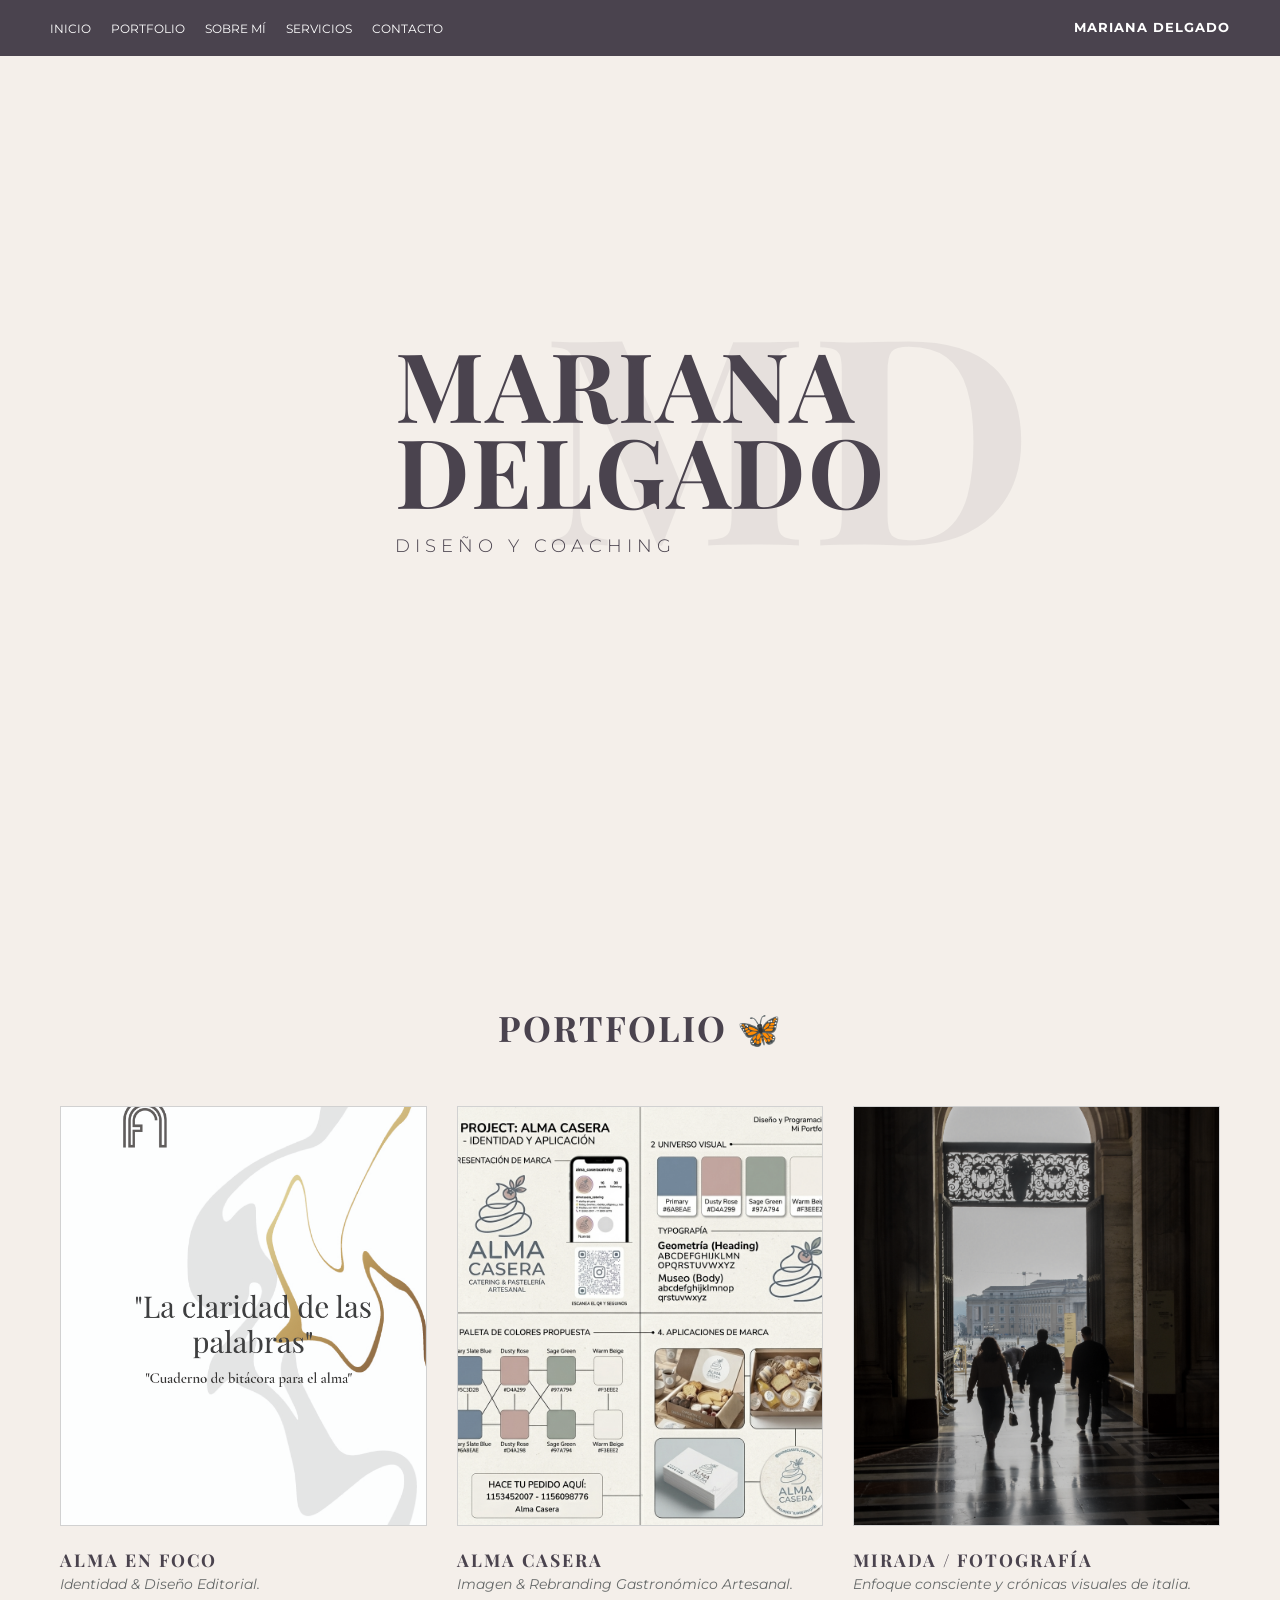
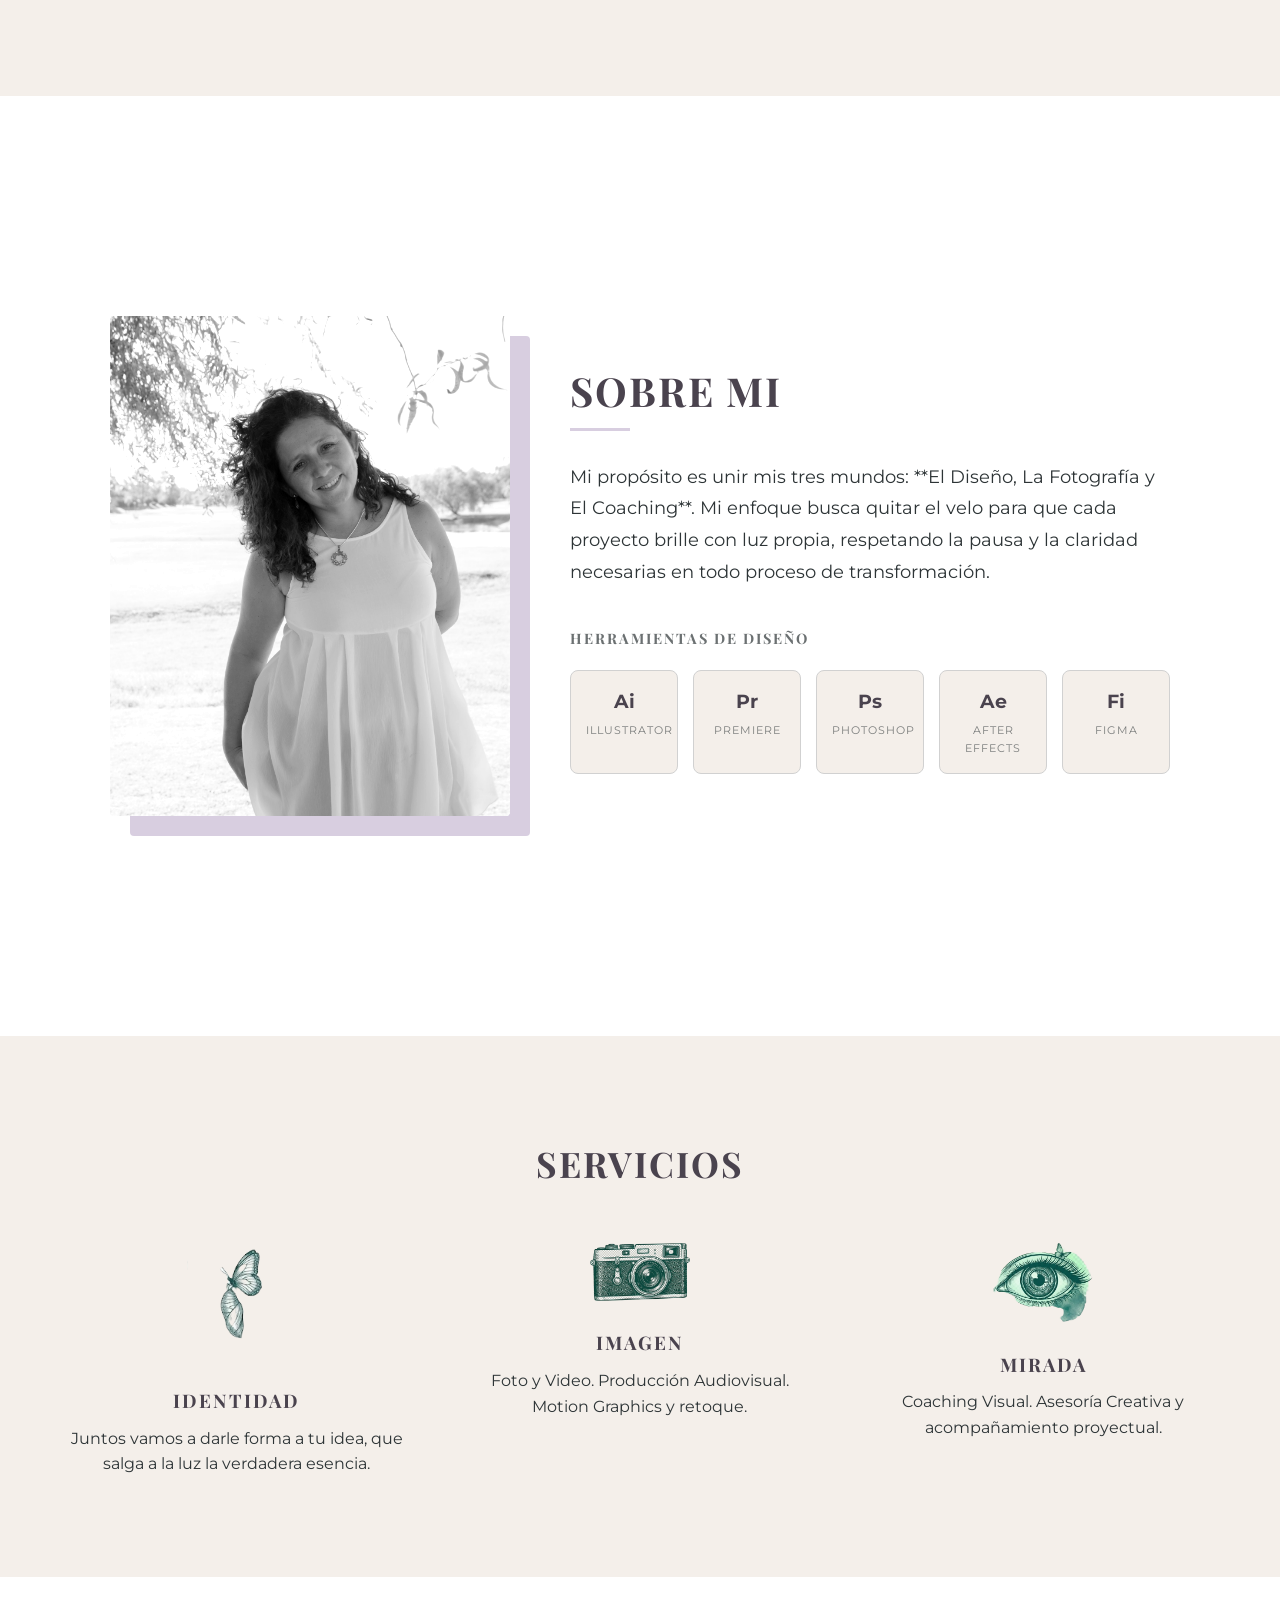
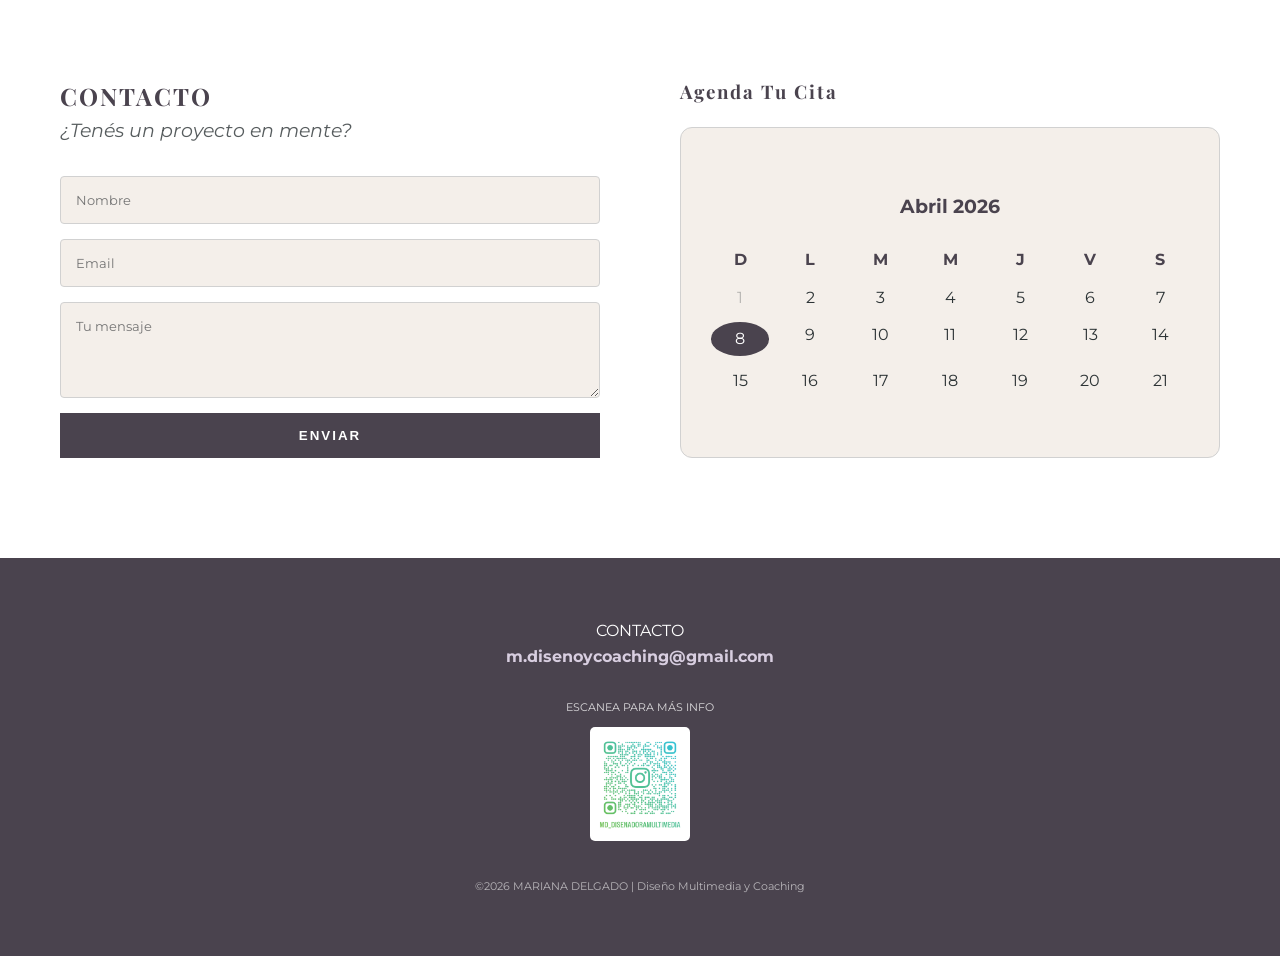
<file: index.html>
<!DOCTYPE html>
<html lang="es">
<head>
    <meta charset="UTF-8">
    <meta name="viewport" content="width=device-width, initial-scale=1.0">
    <title>Mariana Delgado | Diseño & Coaching</title>
    <link rel="stylesheet" href="style.css">
    <link href="https://fonts.googleapis.com/css2?family=Montserrat:wght@300;400;700&family=Playfair+Display:ital,wght@0,400;0,700;1,400&display=swap" rel="stylesheet">
</head>
<body>

    <header>
        <nav>
            <ul class="nav-links">
                <li><a href="#inicio">Inicio</a></li>
                <li><a href="#portfolio">Portfolio</a></li>
                <li><a href="#sobre-mi">Sobre Mí</a></li>
                <li><a href="#servicios">Servicios</a></li>
                <li><a href="#contacto">Contacto</a></li>
            </ul>
            <div class="brand-name">MARIANA DELGADO</div>
        </nav>
    </header>

    <main>
        <section id="inicio" class="hero">
            <div class="hero-container">
                <div class="hero-text">
                    <h1>MARIANA <br> DELGADO <span class="initials-outline">MD</span></h1>
                    <p class="subtitle">DISEÑO Y COACHING</p>
                </div>
            </div>
        </section>

        <section id="portfolio" class="portfolio">
            <div class="container">
                <h2 class="section-title">PORTFOLIO <span class="icon-butterfly">🦋</span></h2>
                <div class="portfolio-grid">
                    
                    <a href="alma-en-foco.html" class="portfolio-item">
                        <div class="img-container">
                            <img src="imagenes/TAPA DE LIBRO.jpg" alt="Libros Alma en Foco">
                        </div>
                        <div class="portfolio-text">
                            <h3>ALMA EN FOCO</h3>
                            <p>Identidad & Diseño Editorial.</p>
                        </div>
                    </a>

                    <a href="alma-casera.html" class="portfolio-item">
                        <div class="img-container">
                            <img src="imagenes/maqueta 2.png" alt="Rebranding Alma Casera">
                        </div>
                        <div class="portfolio-text">
                            <h3>ALMA CASERA</h3>
                            <p>Imagen & Rebranding Gastronómico Artesanal.</p>
                        </div>
                    </a>

                    <a href="fotografia.html" class="portfolio-item">
                        <div class="img-container">
                            <img src="imagenes-portfolio-galeria-fotografia/foto principal.jpg" alt="Colección de Fotos con historia">
                        </div>
                        <div class="portfolio-text">
                            <h3>MIRADA / FOTOGRAFÍA</h3>
                            <p>Enfoque consciente y crónicas visuales de italia.</p>
                        </div>
                    </a>

                </div>
            </div>
        </section>

        <section id="sobre-mi" class="about">
            <div class="container about-flex">
                <div class="about-image-wrapper">
                    <img src="imagenes/foto-personal.png" alt="Mariana Delgado" class="about-img-rect">
                    <div class="img-overlay-effect"></div>
                </div>
                
                <div class="about-content">
                    <div class="about-header">
                        <h2>SOBRE MI</h2>
                        <div class="about-line"></div>
                    </div>
                    
                    <p class="about-text">
                        Mi propósito es unir mis tres mundos: **El Diseño, La Fotografía y El Coaching**. 
                        Mi enfoque busca quitar el velo para que cada proyecto brille con luz propia, respetando la pausa y la claridad necesarias en todo proceso de transformación.
                    </p>
                    
                    <div class="tools-container">
                        <h3>Herramientas de Diseño</h3>
                        <div class="tools-grid">
                            <div class="tool-box"><span class="tool-tag">Ai</span><p>Illustrator</p></div>
                            <div class="tool-box"><span class="tool-tag">Pr</span><p>Premiere</p></div>
                            <div class="tool-box"><span class="tool-tag">Ps</span><p>Photoshop</p></div>
                            <div class="tool-box"><span class="tool-tag">Ae</span><p>After Effects</p></div>
                            <div class="tool-box"><span class="tool-tag">Fi</span><p>Figma</p></div>
                        </div>
                    </div>
                </div>
            </div>
        </section>

        <section id="servicios" class="services">
            <div class="container">
                <h2 class="section-title">SERVICIOS</h2>
                <div class="services-grid">
                    <div class="service-card">
                        <div class="service-icon-wrapper">
                            <img src="imagenes/identidad2.png" alt="Icono" class="service-png">
                        </div>
                        <h3>IDENTIDAD</h3>
                        <p>Juntos vamos a darle forma a tu idea, que salga a la luz la verdadera esencia.</p>
                    </div>
                    <div class="service-card">
                        <div class="service-icon-wrapper">
                            <img src="imagenes/camaravintage.png" alt="Icono" class="service-png">
                        </div>
                        <h3>IMAGEN</h3>
                        <p>Foto y Video. Producción Audiovisual. Motion Graphics y retoque.</p>
                    </div>
                    <div class="service-card">
                        <div class="service-icon-wrapper">
                            <img src="imagenes/mirada 1.png" alt="Icono" class="service-png">
                        </div>
                        <h3>MIRADA</h3>
                        <p>Coaching Visual. Asesoría Creativa y acompañamiento proyectual.</p>
                    </div>
                </div>
            </div>
        </section>

        <section id="contacto" class="contact-section">
            <div class="container contact-grid">
                <div class="contacto-bloque">
                    <div class="contacto-header">
                        <h2>CONTACTO</h2>
                        <p>¿Tenés un proyecto en mente?</p>
                    </div>
                    <form action="#" method="post" class="formulario-limpio" id="miFormulario">
                        <input type="text" name="nombre" placeholder="Nombre" required>
                        <input type="email" name="email" placeholder="Email" required>
                        <textarea name="mensaje" placeholder="Tu mensaje" rows="4" required></textarea>
                        <button type="submit" class="btn-enviar">ENVIAR</button>
                    </form>
                </div>

                <div class="calendar-container">
                    <h3>Agenda Tu Cita</h3>
                    <div class="calendar-box">
                        <div class="cal-header">Abril 2026</div>
                        <div class="cal-days">
                            <span class="day-name">D</span><span class="day-name">L</span><span class="day-name">M</span><span class="day-name">M</span><span class="day-name">J</span><span class="day-name">V</span><span class="day-name">S</span>
                            <span class="inactive">1</span><span>2</span><span>3</span><span>4</span><span>5</span><span>6</span><span>7</span>
                            <span class="active">8</span><span>9</span><span>10</span><span>11</span><span>12</span><span>13</span><span>14</span>
                            <span>15</span><span>16</span><span>17</span><span>18</span><span>19</span><span>20</span><span>21</span>
                        </div>
                    </div>
                </div>
            </div>
        </section>
    </main>

    <footer>
        <div class="footer-content">
            <p>CONTACTO</p>
            <p class="email-footer">m.disenoycoaching@gmail.com</p>
            
            <div class="qr-container">
                <p style="font-size: 0.7rem; margin-bottom: 10px; opacity: 0.8;">ESCANEA PARA MÁS INFO</p>
                <img src="imagenes/md_disenadoramultimedia_qr.png" alt="QR" class="qr-code">
            </div>

            <p class="copy">©2026 MARIANA DELGADO | Diseño Multimedia y Coaching</p>
        </div>
    </footer>

    <script>
        document.getElementById('miFormulario').addEventListener('submit', function(e) {
            e.preventDefault();
            alert('¡Enviaste la información con éxito! En breve nos contactaremos.');
            this.reset();
        });
    </script>
</body>
</html>
</file>
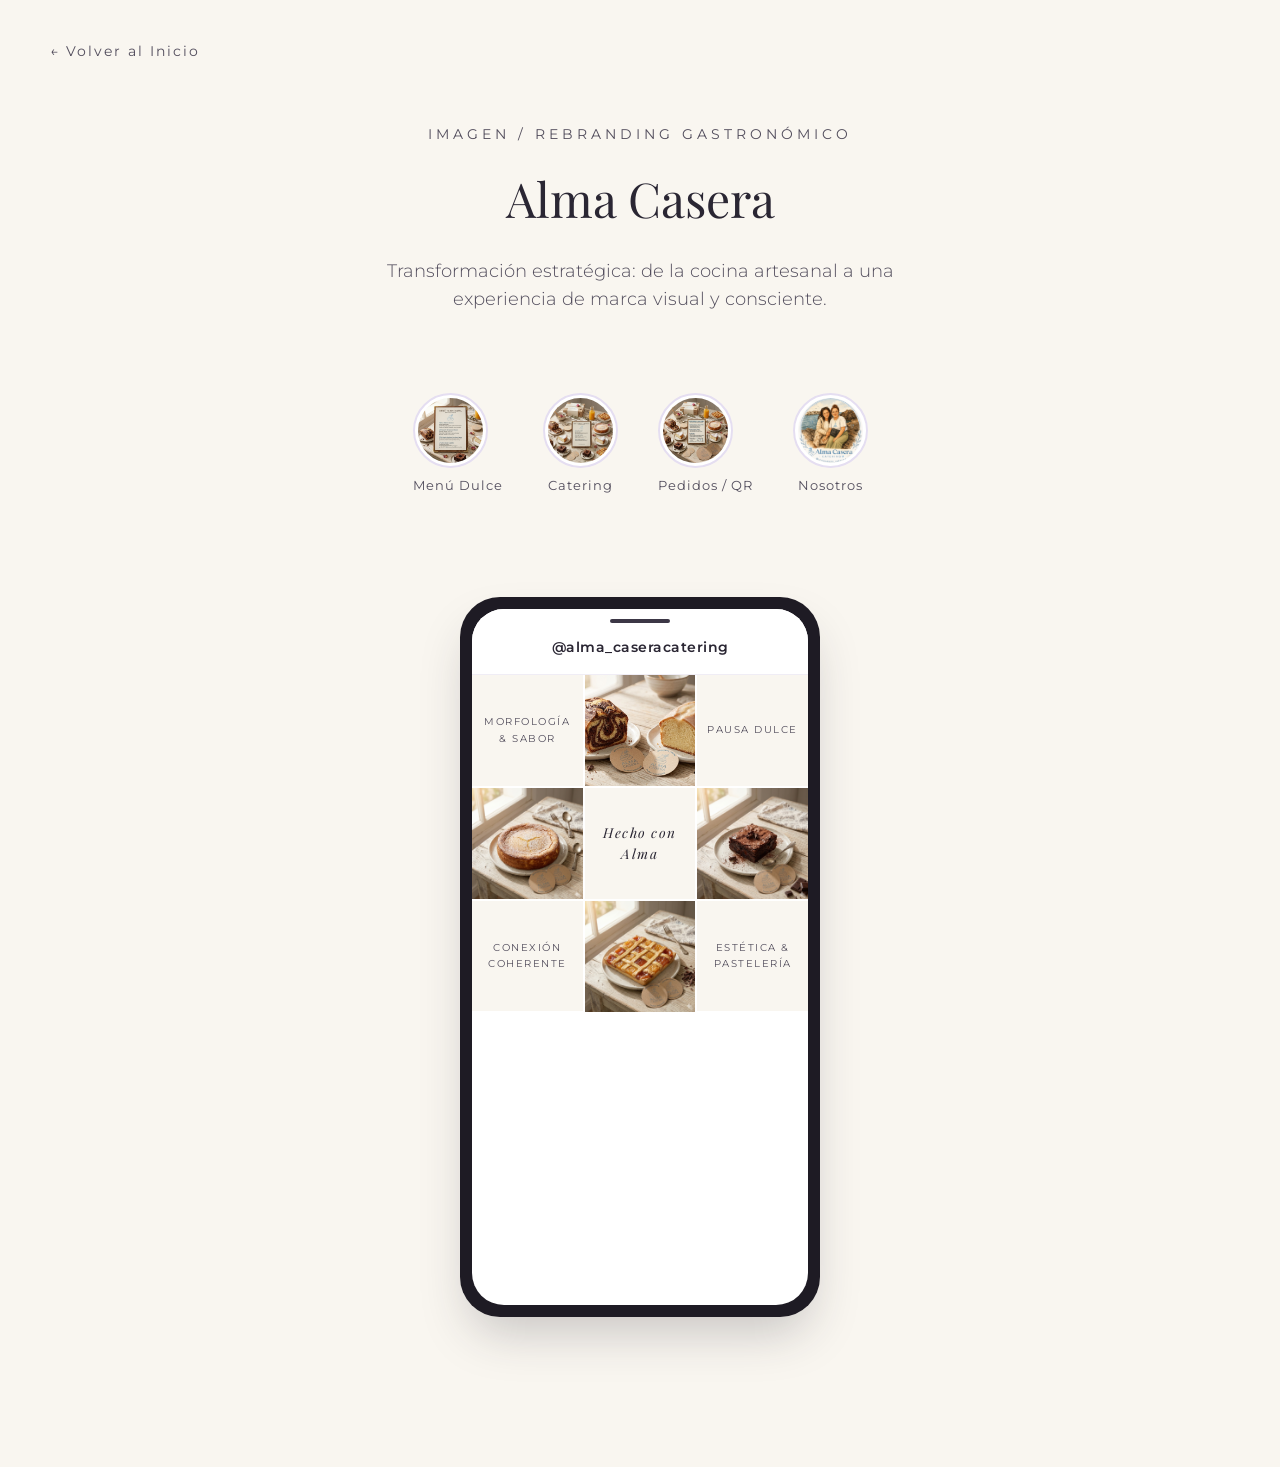
<file: alma-casera.html>
<!DOCTYPE html>
<html lang="es">
<head>
    <meta charset="UTF-8">
    <meta name="viewport" content="width=device-width, initial-scale=1.0">
    <title>Alma Casera - Rebranding Gastronómico</title>
    <link rel="stylesheet" href="style-gastronomia.css">
    <link href="https://fonts.googleapis.com/css2?family=Montserrat:wght@300;400;600&family=Playfair+Display:ital,wght@0,400;1,400&display=swap" rel="stylesheet">
</head>
<body>

    <a href="index.html" class="btn-back">← Volver al Inicio</a>

    <main class="case-study-container">
        
        <header class="project-header">
            <span class="project-category">Imagen / Rebranding Gastronómico</span>
            <h1>Alma Casera</h1>
            <p class="project-subtitle">Transformación estratégica: de la cocina artesanal a una experiencia de marca visual y consciente.</p>
        </header>

        <section class="instagram-stories">
            <div class="story-item">
                <div class="story-circle"><img src="imagenes-portfolio-alma-casera/menu.png" alt="Menú"></div>
                <p>Menú Dulce</p>
            </div>
            <div class="story-item">
                <div class="story-circle"><img src="imagenes-portfolio-alma-casera/catering.png" alt="Catering"></div>
                <p>Catering</p>
            </div>
            <div class="story-item">
                <div class="story-circle"><img src="imagenes-portfolio-alma-casera/pedidos.png" alt="Pedidos"></div>
                <p>Pedidos / QR</p>
            </div>
            <div class="story-item">
                <div class="story-circle"><img src="imagenes-portfolio-alma-casera/nosotras.png" alt="Nosotros"></div>
                <p>Nosotros</p>
            </div>
        </section>

        <section class="phone-mockup-section">
            <div class="smartphone">
                <div class="phone-screen">
                    
                    <div class="insta-app-header">
                        <span class="insta-username">@alma_caseracatering</span>
                    </div>

                    <div class="instagram-grid">
                        <div class="feed-post text-post"><p>Morfología & Sabor</p></div>
                        <div class="feed-post"><img src="imagenes-portfolio-alma-casera/budines.png" alt="Budín Artesanal"></div>
                        <div class="feed-post text-post"><p>Pausa Dulce</p></div>

                        <div class="feed-post"><img src="imagenes-portfolio-alma-casera/torta de ricota.png" alt="Tarta de Ricota"></div>
                        <div class="feed-post text-post italic-style"><p>Hecho con Alma</p></div>
                        <div class="feed-post"><img src="imagenes-portfolio-alma-casera/brownie.png" alt="Brownie Intenso"></div>

                        <div class="feed-post text-post"><p>Conexión Coherente</p></div>
                        <div class="feed-post"><img src="imagenes-portfolio-alma-casera/pastafrola.png" alt="Pastafrola Artesanal"></div>
                        <div class="feed-post text-post"><p>Estética & Pastelería</p></div>
                    </div>

                </div>
            </div>
        </section>

    </main>

</body>
</html>
</file>
<file: style.css>
/* --- VARIABLES Y RESET (NUEVA PALETA MINIMALISTA) --- */
:root {
    --lavanda-desaturado: #D8CEE0;    /* Tono seda del Figma */
    --gris-lavanda-oscuro: #4A434E;  /* Reemplaza al verde principal para textos/headers legibles */
    --champan-arena: #F4EFEA;        /* Fondo sutil y orgánico de la página */
    --blanco-puro: #FFFFFF;
    --texto: #2D3436;
    --gris-borde: #D1D1D1;
    --transition: all 0.4s cubic-bezier(0.25, 0.46, 0.45, 0.94);
}

* {
    margin: 0;
    padding: 0;
    box-sizing: border-box;
}

html { scroll-behavior: smooth; }

body {
    font-family: 'Montserrat', sans-serif;
    color: var(--texto);
    background-color: var(--champan-arena);
    line-height: 1.6;
    overflow-x: hidden;
}

/* --- TIPOGRAFÍAS --- */
h1, h2, h3 {
    font-family: 'Playfair Display', serif;
    letter-spacing: 2px;
}

.container {
    max-width: 1200px;
    margin: 0 auto;
    padding: 100px 20px; /* Brinda respiración y aire entre tus bloques visuales */
}

/* --- HEADER --- */
header {
    background: var(--gris-lavanda-oscuro);
    padding: 15px 50px;
    position: fixed;
    width: 100%;
    top: 0;
    z-index: 1000;
}

nav {
    display: flex;
    justify-content: space-between;
    align-items: center;
}

.nav-links {
    display: flex;
    list-style: none;
    gap: 20px;
}

.nav-links a {
    color: white;
    text-decoration: none;
    font-size: 0.75rem;
    text-transform: uppercase;
    transition: opacity 0.3s;
}

.nav-links a:hover { opacity: 0.7; }

.brand-name {
    color: white;
    font-size: 0.8rem;
    font-weight: bold;
    letter-spacing: 1px;
}

/* --- HERO SECTION --- */
.hero {
    height: 100vh;
    display: flex;
    align-items: center;
    position: relative;
}

.hero-container {
    width: 100%;
    display: flex;
    justify-content: center;
}

.hero-text {
    position: relative;
    text-align: left;
}

.hero-text h1 {
    font-size: 6rem;
    color: var(--gris-lavanda-oscuro);
    line-height: 0.9;
    z-index: 2;
    position: relative;
}

.initials-outline {
    font-size: 18rem;
    color: var(--gris-lavanda-oscuro);
    position: absolute;
    right: -150px;
    top: 50%;
    transform: translateY(-50%);
    pointer-events: none;
    opacity: 0.08; /* Marca de agua sutil */
    font-weight: bold;
    font-family: 'Playfair Display', serif;
}

.subtitle {
    font-size: 1.1rem;
    margin-top: 20px;
    color: var(--gris-lavanda-oscuro);
    font-weight: 300;
    letter-spacing: 5px;
}

/* --- PORTFOLIO --- */
.section-title {
    text-align: center;
    font-size: 2.2rem;
    color: var(--gris-lavanda-oscuro);
    margin-bottom: 50px;
}

.portfolio-grid {
    display: grid;
    grid-template-columns: repeat(3, 1fr);
    gap: 30px;
}

.portfolio-item {
    text-decoration: none;
    color: inherit;
    display: block;
}

.img-container {
    border: 1px solid var(--gris-borde);
    height: 420px;
    overflow: hidden;
    margin-bottom: 20px;
    background: #eee;
}

.img-container img {
    width: 100%;
    height: 100%;
    object-fit: cover;
    filter: grayscale(40%);
    transition: transform 0.8s ease, filter 0.8s ease;
}

.portfolio-item:hover .img-container img {
    transform: scale(1.05);
    filter: grayscale(0%);
}

.portfolio-text h3 { font-size: 1.1rem; color: var(--gris-lavanda-oscuro); }
.portfolio-text p { font-size: 0.85rem; font-style: italic; opacity: 0.7; }

/* --- SOBRE MI --- */
.about {
    background: var(--blanco-puro);
    padding: 120px 0;
}

.about-flex {
    display: flex;
    gap: 60px;
    align-items: center;
    justify-content: center;
}

.about-image-wrapper {
    position: relative;
    flex: 0 0 400px;
    height: 500px;
    overflow: hidden;
    border-radius: 4px;
    box-shadow: 20px 20px 0px var(--lavanda-desaturado); /* Sombra con el acento lavanda */
    transition: var(--transition);
}

.about-img-rect {
    width: 100%;
    height: 100%;
    object-fit: cover;
    filter: grayscale(100%) contrast(1.1);
    transition: all 0.6s ease;
}

.about-image-wrapper:hover .about-img-rect {
    filter: grayscale(0%) contrast(1);
    transform: scale(1.05);
}

.about-content {
    flex: 1;
    max-width: 600px;
}

.about-header h2 {
    font-size: 2.5rem;
    color: var(--gris-lavanda-oscuro);
    margin-bottom: 5px;
}

.about-line {
    width: 60px;
    height: 3px;
    background: var(--lavanda-desaturado);
    margin-bottom: 30px;
}

.about-text {
    font-size: 1.1rem;
    line-height: 1.8;
    margin-bottom: 40px;
    color: var(--texto);
}

/* Herramientas e Interactividad */
.tools-container h3 {
    font-size: 0.9rem;
    text-transform: uppercase;
    letter-spacing: 2px;
    margin-bottom: 20px;
    opacity: 0.7;
}

.tools-grid {
    display: grid;
    grid-template-columns: repeat(auto-fill, minmax(100px, 1fr));
    gap: 15px;
}

.tool-box {
    background: var(--champan-arena);
    padding: 15px;
    text-align: center;
    border: 1px solid var(--gris-borde);
    border-radius: 8px;
    transition: all 0.3s ease;
}

.tool-tag {
    display: block;
    font-weight: bold;
    font-size: 1.2rem;
    color: var(--gris-lavanda-oscuro);
    margin-bottom: 5px;
}

.tool-box p {
    font-size: 0.7rem;
    text-transform: uppercase;
    letter-spacing: 1px;
    opacity: 0.6;
}

.tool-box:hover {
    background: var(--gris-lavanda-oscuro);
    border-color: var(--gris-lavanda-oscuro);
    transform: translateY(-5px);
}

.tool-box:hover .tool-tag, 
.tool-box:hover p {
    color: white;
    opacity: 1;
}

/* --- SERVICIOS --- */
.services {
    background-color: var(--champan-arena);
}
.services-grid { display: grid; grid-template-columns: repeat(3, 1fr); gap: 50px; text-align: center; }
.service-png { width: 100px; margin-bottom: 20px; transition: transform 0.3s; }
.service-card:hover .service-png { transform: scale(1.1); }
.service-card h3 { color: var(--gris-lavanda-oscuro); margin-bottom: 10px;}

/* --- CONTACTO (ARMONIZADO ALTA VISUAL) --- */
.contact-section {
    background: var(--blanco-puro);
}

.contact-grid { 
    display: grid; 
    grid-template-columns: 1fr 1fr; 
    gap: 80px; 
    align-items: stretch; /* Equilibra simétricamente la altura del formulario y del calendario */
}

.contacto-bloque { 
    display: flex;
    flex-direction: column;
    justify-content: space-between;
}
.contacto-header { margin-bottom: 30px; }
.contacto-header h2 { color: var(--gris-lavanda-oscuro); }
.contacto-header p { font-style: italic; font-size: 1.2rem; opacity: 0.8; }

.formulario-limpio { display: flex; flex-direction: column; gap: 15px; flex-grow: 1; }
.formulario-limpio input, .formulario-limpio textarea {
    padding: 15px;
    border: 1px solid var(--gris-borde);
    background: var(--champan-arena);
    font-family: inherit;
    outline: none;
    border-radius: 4px;
}

.formulario-limpio input:focus, .formulario-limpio textarea:focus { border-color: var(--gris-lavanda-oscuro); }

.btn-enviar {
    background: var(--gris-lavanda-oscuro);
    color: white;
    padding: 15px;
    border: none;
    font-weight: bold;
    cursor: pointer;
    letter-spacing: 2px;
    transition: background 0.3s;
    margin-top: auto; /* Empuja el botón al fondo de la caja */
}

.btn-enviar:hover { background: var(--lavanda-desaturado); color: var(--gris-lavanda-oscuro); }

.calendar-container {
    display: flex;
    flex-direction: column;
}
.calendar-container h3 { margin-bottom: 20px; color: var(--gris-lavanda-oscuro); }

.calendar-box {
    background: var(--champan-arena);
    padding: 30px;
    border: 1px solid var(--gris-borde);
    border-radius: 12px;
    flex-grow: 1; /* Estira el calendario proporcionalmente con la altura del form */
    display: flex;
    flex-direction: column;
    justify-content: center;
}

.cal-header { font-weight: bold; text-align: center; color: var(--gris-lavanda-oscuro); font-size: 1.2rem; }
.cal-days { display: grid; grid-template-columns: repeat(7, 1fr); text-align: center; gap: 12px; margin-top: 25px; }
.day-name { font-weight: bold; color: var(--gris-lavanda-oscuro); }
.active { background: var(--gris-lavanda-oscuro); color: white; border-radius: 50%; padding: 4px; }
.inactive { opacity: 0.3; }

/* --- FOOTER --- */
footer {
    background: var(--gris-lavanda-oscuro);
    color: white;
    text-align: center;
    padding: 60px 20px;
}

.email-footer { color: var(--lavanda-desaturado); font-weight: bold; }
.qr-container { margin: 30px 0; }
.qr-code { 
    width: 100px; 
    background: white; 
    padding: 5px; 
    border-radius: 5px;
}

.copy { font-size: 0.7rem; opacity: 0.6; margin-top: 30px; }

/* --- RESPONSIVE --- */
@media (max-width: 992px) {
    .about-flex {
        flex-direction: column;
        text-align: center;
    }
    .about-image-wrapper {
        flex: 0 0 auto;
        width: 100%;
        max-width: 350px;
        height: 450px;
        box-shadow: 10px 10px 0px var(--lavanda-desaturado);
    }
    .about-line { margin: 0 auto 30px; }
    .tools-grid { justify-content: center; }
}

@media (max-width: 768px) {
    .hero-text h1 { font-size: 3.5rem; }
    .initials-outline { font-size: 8rem; right: -20px; }
    .portfolio-grid, .services-grid, .contact-grid {
        grid-template-columns: 1fr;
        gap: 40px;
    }
    .contact-grid { align-items: start; }
}
</file>
<file: style-gastronomia.css>
/* --- VARIABLES DE COLOR (Paleta Seda Minimalista) --- */
:root {
    --blanco-arena: #f9f6f0;
    --lavanda-desaturado: #e5def1;
    --gris-lavanda-oscuro: #2a2633;
    --texto-suave: #534e5d;
    --oro-marfil: #ebdcb9;
}

* {
    margin: 0;
    padding: 0;
    box-sizing: border-box;
}

body {
    font-family: 'Montserrat', sans-serif;
    background-color: var(--blanco-arena);
    color: var(--gris-lavanda-oscuro);
    line-height: 1.6;
    overflow-x: hidden;
}

/* --- BOTÓN VOLVER --- */
.btn-back {
    display: inline-block;
    margin: 40px 0 0 50px;
    text-decoration: none;
    color: var(--texto-suave);
    font-size: 0.9rem;
    letter-spacing: 2px;
    transition: color 0.3s ease;
}

.btn-back:hover {
    color: var(--gris-lavanda-oscuro);
}

/* --- CONTENEDOR PRINCIPAL Y AIRES (150px) --- */
.case-study-container {
    max-width: 1000px;
    margin: 0 auto;
    padding: 60px 20px 150px 20px; /* Manteniendo la pausa visual abajo */
    text-align: center;
}

.project-header {
    margin-bottom: 80px;
}

.project-category {
    font-size: 0.85rem;
    text-transform: uppercase;
    letter-spacing: 4px;
    color: var(--texto-suave);
    display: block;
    margin-bottom: 15px;
}

h1 {
    font-family: 'Playfair Display', serif;
    font-size: 3rem;
    font-weight: 400;
    margin-bottom: 20px;
}

.project-subtitle {
    max-width: 600px;
    margin: 0 auto;
    color: var(--texto-suave);
    font-size: 1.1rem;
    font-weight: 300;
}

/* --- SECCIÓN HISTORIAS DESTACADAS --- */
.instagram-stories {
    display: flex;
    justify-content: center;
    gap: 40px;
    margin-bottom: 100px;
}

.story-item {
    text-align: center;
    font-size: 0.8rem;
    color: var(--texto-suave);
    letter-spacing: 1px;
}

.story-circle {
    width: 75px;
    height: 75px;
    border-radius: 50%;
    border: 2px solid var(--lavanda-desaturado);
    padding: 3px;
    background: #fff;
    margin-bottom: 8px;
    overflow: hidden;
    transition: transform 0.4s ease;
}

.story-circle img {
    width: 100%;
    height: 100%;
    object-fit: cover;
    border-radius: 50%;
}

.story-item:hover .story-circle {
    transform: scale(1.05);
}

/* --- MAQUETA DEL SMARTPHONE --- */
.phone-mockup-section {
    display: flex;
    justify-content: center;
    align-items: center;
    margin-top: 50px;
}

.smartphone {
    position: relative;
    width: 360px;
    height: 720px;
    background-color: #1e1b24; /* Color del borde físico del teléfono */
    border-radius: 40px;
    padding: 12px;
    box-shadow: 0 25px 50px -12px rgba(42, 38, 51, 0.25);
}

/* Detalles de Hardware del Celular (Notch/Bocina) */
.smartphone::before {
    content: '';
    position: absolute;
    top: 22px;
    left: 50%;
    transform: translateX(-50%);
    width: 60px;
    height: 4px;
    background: #3c3746;
    border-radius: 2px;
    z-index: 10;
}

.phone-screen {
    width: 100%;
    height: 100%;
    background: #fff;
    border-radius: 32px;
    overflow-y: auto; /* Permite scroll realista por si la grilla es alta */
    display: flex;
    flex-direction: column;
}

/* Quitar barra de scroll fea del celular para mantener la pureza visual */
.phone-screen::-webkit-scrollbar {
    width: 0px;
}

/* Cabecera interna del feed simulado */
.insta-app-header {
    padding: 25px 15px 15px 15px;
    border-bottom: 1px solid #f0edf5;
    background: #fff;
    position: sticky;
    top: 0;
    z-index: 5;
}

.insta-username {
    font-size: 0.9rem;
    font-weight: 600;
    letter-spacing: 0.5px;
}

/* --- GRILLA DEL FEED (3 COLUMNAS SIMÉTRICAS) --- */
.instagram-grid {
    display: grid;
    grid-template-columns: repeat(3, 1fr);
    gap: 2px; /* Separación fina típica de Instagram */
    background-color: #fff;
}

.feed-post {
    position: relative;
    aspect-ratio: 1 / 1; /* Cuadrados perfectos nativos */
    overflow: hidden;
    background-color: var(--lavanda-desaturado);
}

.feed-post img {
    width: 100%;
    height: 100%;
    object-fit: cover;
    transition: filter 0.5s ease, transform 0.5s ease;
}

/* Posteos de Frases / Bloques de Aire Textual */
.text-post {
    background-color: var(--blanco-arena);
    display: flex;
    justify-content: center;
    align-items: center;
    padding: 10px;
}

.text-post p {
    font-size: 0.65rem;
    color: var(--texto-suave);
    text-transform: uppercase;
    letter-spacing: 1.5px;
    font-weight: 400;
    text-align: center;
}

.italic-style p {
    font-family: 'Playfair Display', serif;
    text-transform: none;
    font-style: italic;
    font-size: 0.85rem;
    color: var(--gris-lavanda-oscuro);
}

/* --- INTERACCIÓN / HOVERS ELEGANTES --- */
.feed-post:hover img {
    transform: scale(1.05);
}

.feed-post:hover.text-post {
    background-color: var(--oro-marfil);
    transition: background-color 0.4s ease;
}
</file>
